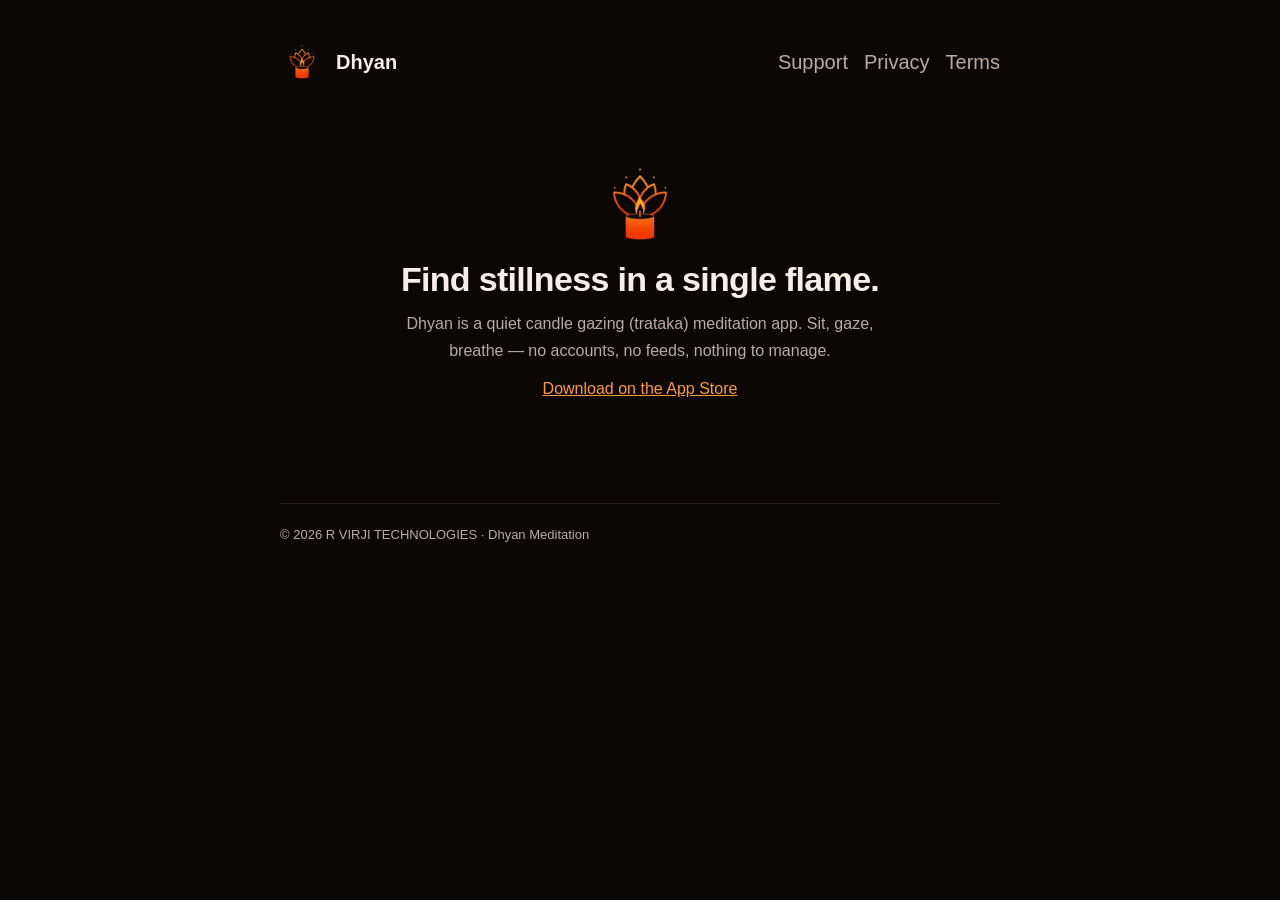
<file: index.html>
<!doctype html><html lang="en"><head><meta charset="utf-8"><meta name="viewport" content="width=device-width,initial-scale=1"><title>Candle gazing meditation · Dhyan Meditation</title><meta name="description" content="Dhyan is a calm candle gazing (trataka) meditation app for iPhone and iPad."><link rel="stylesheet" href="assets/style.css"><link rel="icon" href="assets/logo.png"></head><body><div class="wrap"><header><img src="assets/logo.png" alt=""><a href="./">Dhyan</a><nav><a href="support/">Support</a><a href="privacy-policy/">Privacy</a><a href="terms/">Terms</a></nav></header>
<section class="hero"><img src="assets/logo.png" alt="Dhyan logo"><h1>Find stillness in a single flame.</h1><p>Dhyan is a quiet candle gazing (trataka) meditation app. Sit, gaze, breathe — no accounts, no feeds, nothing to manage.</p><p><a href="https://apps.apple.com/app/id6475724854">Download on the App Store</a></p></section>
<footer>© 2026 R VIRJI TECHNOLOGIES · Dhyan Meditation</footer></div></body></html>
</file>
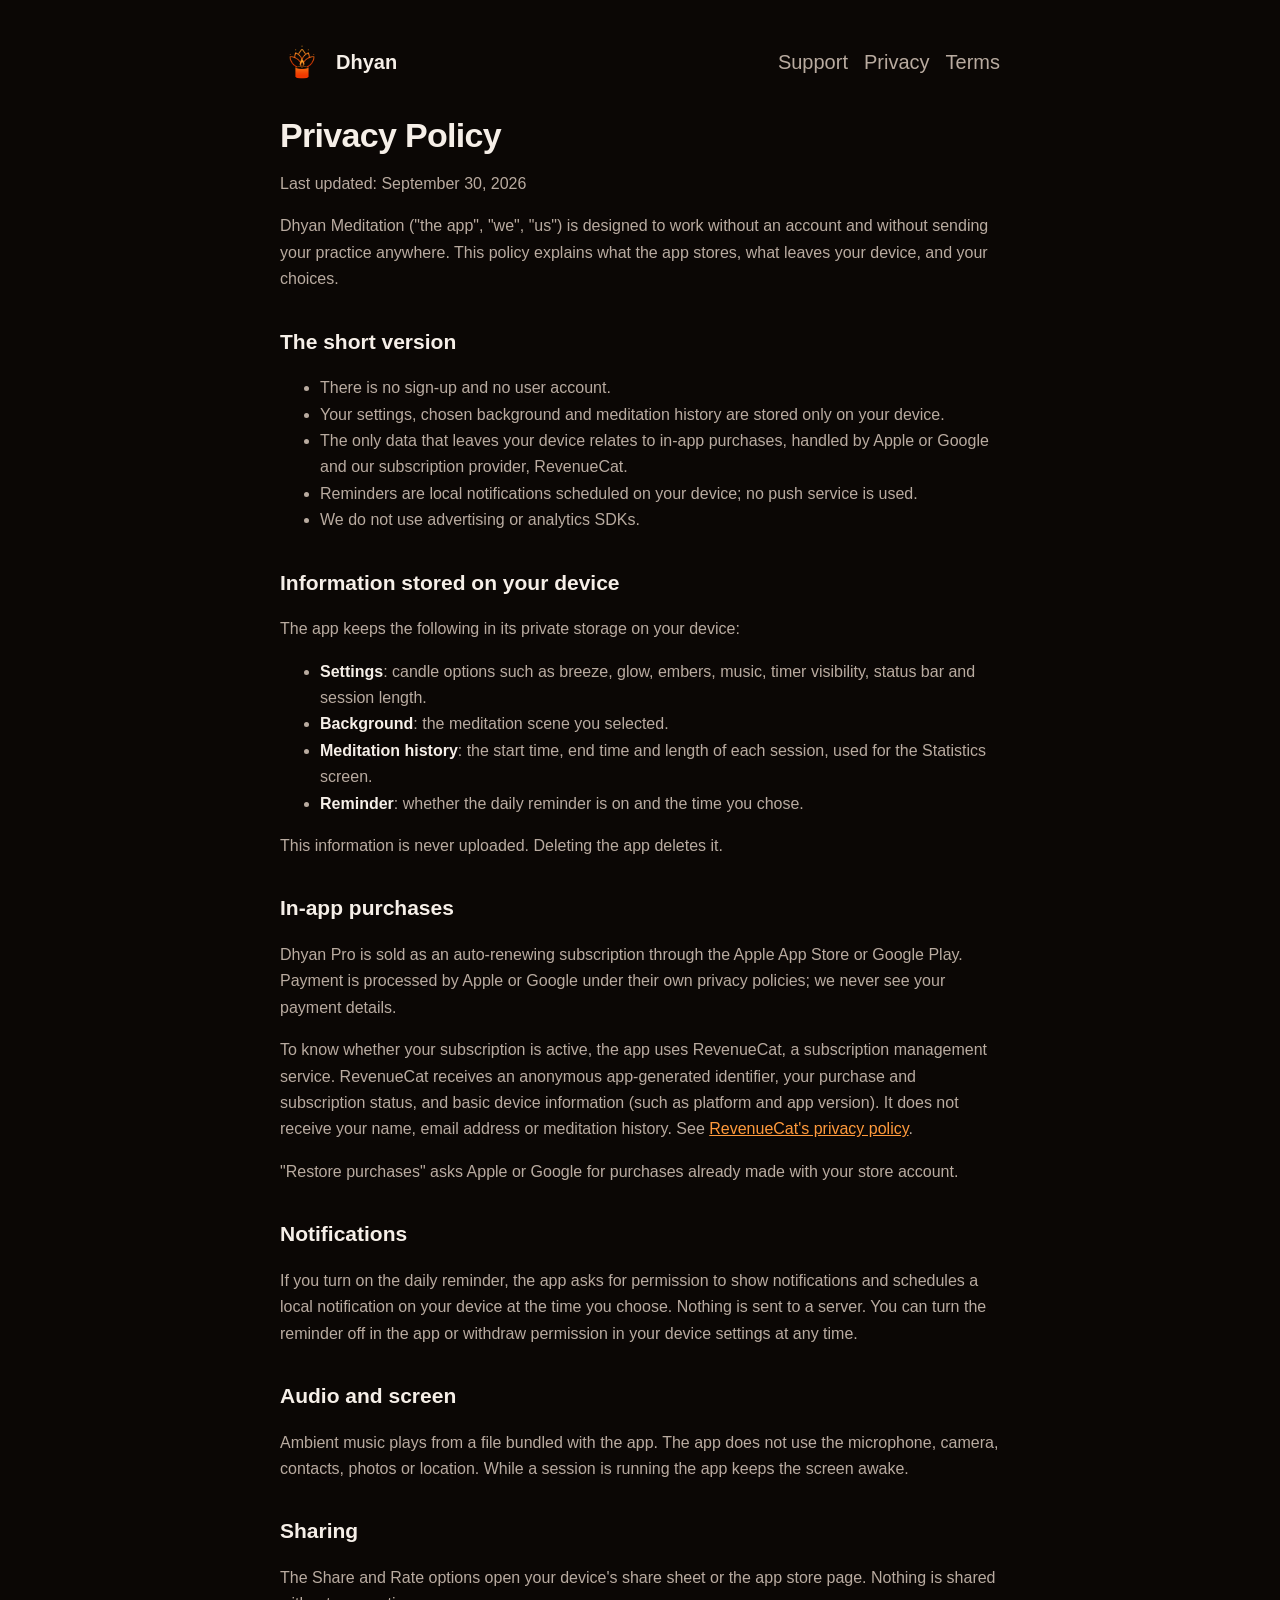
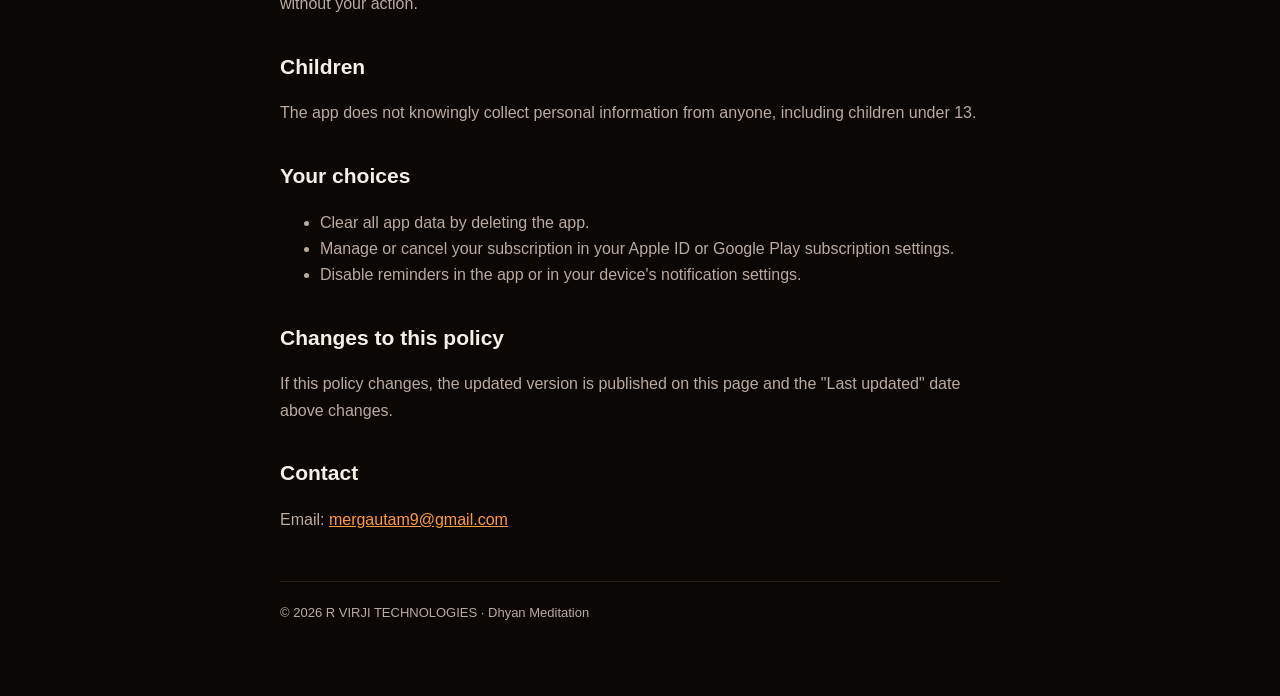
<file: privacy-policy/index.html>
<!doctype html><html lang="en"><head><meta charset="utf-8"><meta name="viewport" content="width=device-width,initial-scale=1"><title>Privacy Policy · Dhyan Meditation</title><meta name="description" content="How Dhyan Meditation handles your data."><link rel="stylesheet" href="../assets/style.css"><link rel="icon" href="../assets/logo.png"></head><body><div class="wrap"><header><img src="../assets/logo.png" alt=""><a href="../">Dhyan</a><nav><a href="../support/">Support</a><a href="../privacy-policy/">Privacy</a><a href="../terms/">Terms</a></nav></header>
<h1>Privacy Policy</h1><p>Last updated: September 30, 2026</p>
<p>Dhyan Meditation ("the app", "we", "us") is designed to work without an account and without sending your practice anywhere. This policy explains what the app stores, what leaves your device, and your choices.</p>
<h2>The short version</h2><ul><li>There is no sign-up and no user account.</li><li>Your settings, chosen background and meditation history are stored only on your device.</li><li>The only data that leaves your device relates to in-app purchases, handled by Apple or Google and our subscription provider, RevenueCat.</li><li>Reminders are local notifications scheduled on your device; no push service is used.</li><li>We do not use advertising or analytics SDKs.</li></ul>
<h2>Information stored on your device</h2><p>The app keeps the following in its private storage on your device:</p><ul><li><strong>Settings</strong>: candle options such as breeze, glow, embers, music, timer visibility, status bar and session length.</li><li><strong>Background</strong>: the meditation scene you selected.</li><li><strong>Meditation history</strong>: the start time, end time and length of each session, used for the Statistics screen.</li><li><strong>Reminder</strong>: whether the daily reminder is on and the time you chose.</li></ul><p>This information is never uploaded. Deleting the app deletes it.</p>
<h2>In-app purchases</h2><p>Dhyan Pro is sold as an auto-renewing subscription through the Apple App Store or Google Play. Payment is processed by Apple or Google under their own privacy policies; we never see your payment details.</p><p>To know whether your subscription is active, the app uses RevenueCat, a subscription management service. RevenueCat receives an anonymous app-generated identifier, your purchase and subscription status, and basic device information (such as platform and app version). It does not receive your name, email address or meditation history. See <a href="https://www.revenuecat.com/privacy">RevenueCat's privacy policy</a>.</p><p>"Restore purchases" asks Apple or Google for purchases already made with your store account.</p>
<h2>Notifications</h2><p>If you turn on the daily reminder, the app asks for permission to show notifications and schedules a local notification on your device at the time you choose. Nothing is sent to a server. You can turn the reminder off in the app or withdraw permission in your device settings at any time.</p>
<h2>Audio and screen</h2><p>Ambient music plays from a file bundled with the app. The app does not use the microphone, camera, contacts, photos or location. While a session is running the app keeps the screen awake.</p>
<h2>Sharing</h2><p>The Share and Rate options open your device's share sheet or the app store page. Nothing is shared without your action.</p>
<h2>Children</h2><p>The app does not knowingly collect personal information from anyone, including children under 13.</p>
<h2>Your choices</h2><ul><li>Clear all app data by deleting the app.</li><li>Manage or cancel your subscription in your Apple ID or Google Play subscription settings.</li><li>Disable reminders in the app or in your device's notification settings.</li></ul>
<h2>Changes to this policy</h2><p>If this policy changes, the updated version is published on this page and the "Last updated" date above changes.</p>
<h2>Contact</h2><p>Email: <a href="mailto:mergautam9@gmail.com">mergautam9@gmail.com</a></p>
<footer>© 2026 R VIRJI TECHNOLOGIES · Dhyan Meditation</footer></div></body></html>
</file>
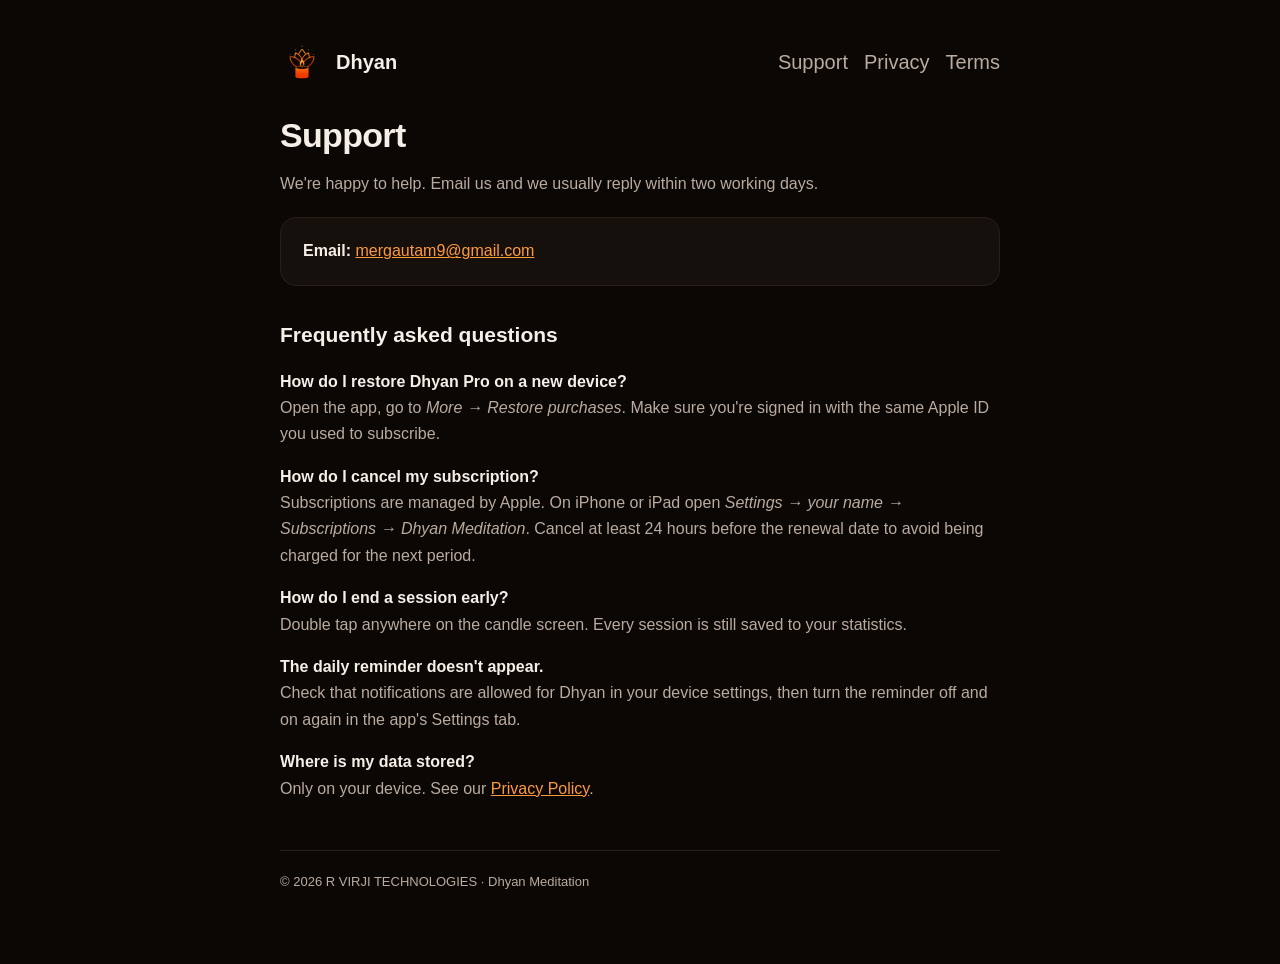
<file: support/index.html>
<!doctype html><html lang="en"><head><meta charset="utf-8"><meta name="viewport" content="width=device-width,initial-scale=1"><title>Support · Dhyan Meditation</title><meta name="description" content="Get help with Dhyan Meditation."><link rel="stylesheet" href="../assets/style.css"><link rel="icon" href="../assets/logo.png"></head><body><div class="wrap"><header><img src="../assets/logo.png" alt=""><a href="../">Dhyan</a><nav><a href="../support/">Support</a><a href="../privacy-policy/">Privacy</a><a href="../terms/">Terms</a></nav></header>
<h1>Support</h1><p>We're happy to help. Email us and we usually reply within two working days.</p>
<div class="card"><strong>Email:</strong> <a href="mailto:mergautam9@gmail.com?subject=Dhyan%20Meditation%20support">mergautam9@gmail.com</a></div>
<h2>Frequently asked questions</h2>
<p><strong>How do I restore Dhyan Pro on a new device?</strong><br>Open the app, go to <em>More → Restore purchases</em>. Make sure you're signed in with the same Apple ID you used to subscribe.</p>
<p><strong>How do I cancel my subscription?</strong><br>Subscriptions are managed by Apple. On iPhone or iPad open <em>Settings → your name → Subscriptions → Dhyan Meditation</em>. Cancel at least 24 hours before the renewal date to avoid being charged for the next period.</p>
<p><strong>How do I end a session early?</strong><br>Double tap anywhere on the candle screen. Every session is still saved to your statistics.</p>
<p><strong>The daily reminder doesn't appear.</strong><br>Check that notifications are allowed for Dhyan in your device settings, then turn the reminder off and on again in the app's Settings tab.</p>
<p><strong>Where is my data stored?</strong><br>Only on your device. See our <a href="../privacy-policy/">Privacy Policy</a>.</p>
<footer>© 2026 R VIRJI TECHNOLOGIES · Dhyan Meditation</footer></div></body></html>
</file>
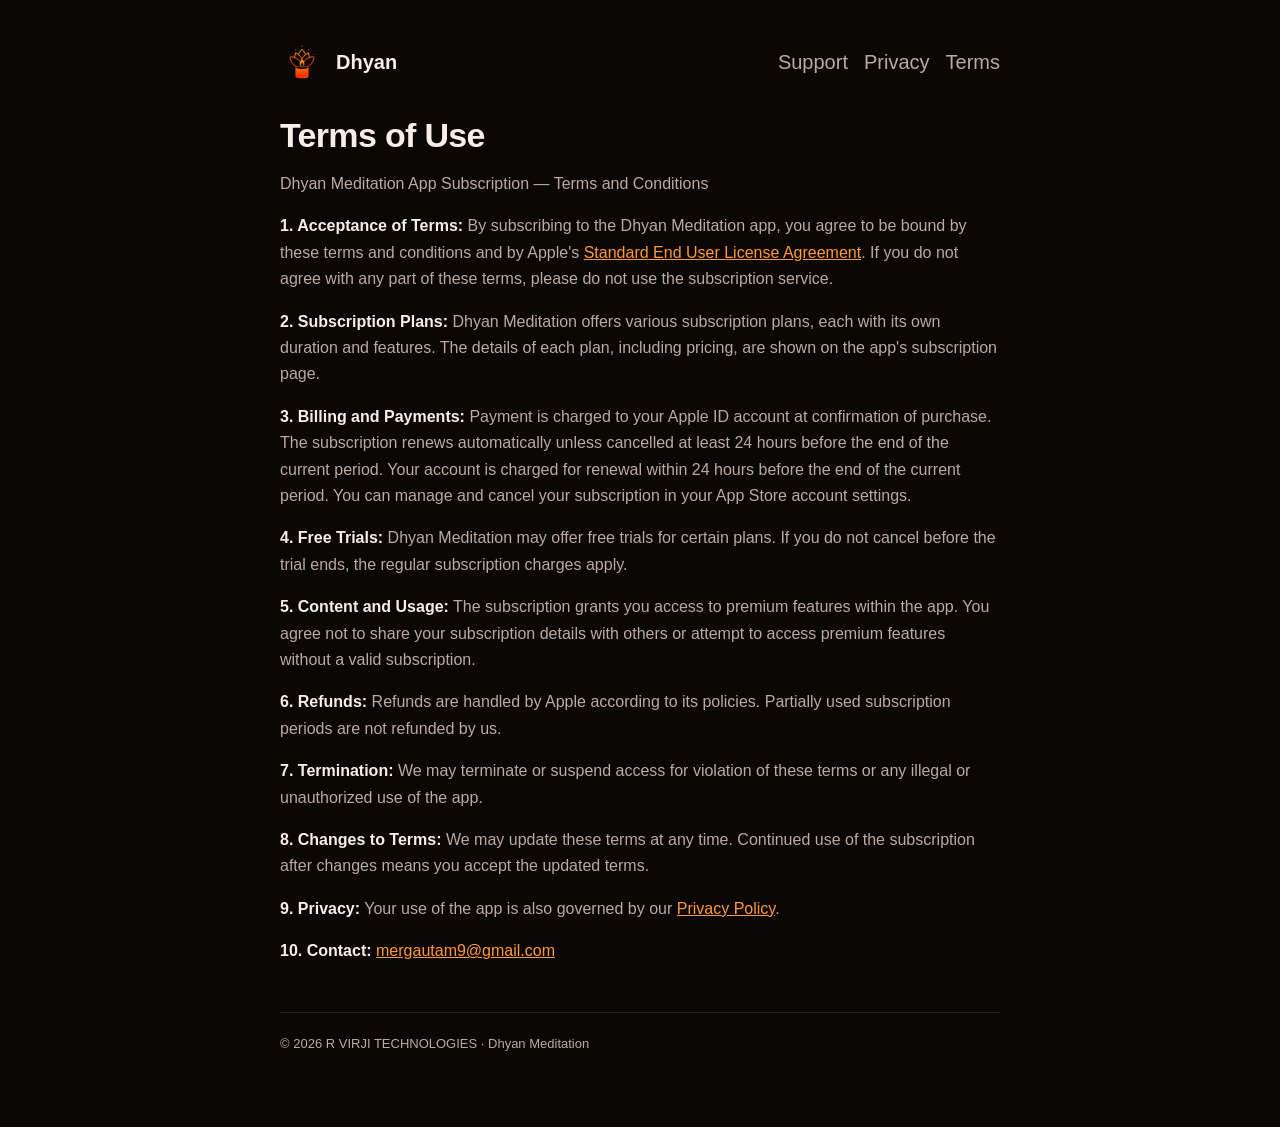
<file: terms/index.html>
<!doctype html><html lang="en"><head><meta charset="utf-8"><meta name="viewport" content="width=device-width,initial-scale=1"><title>Terms of Use · Dhyan Meditation</title><meta name="description" content="Dhyan Meditation subscription terms."><link rel="stylesheet" href="../assets/style.css"><link rel="icon" href="../assets/logo.png"></head><body><div class="wrap"><header><img src="../assets/logo.png" alt=""><a href="../">Dhyan</a><nav><a href="../support/">Support</a><a href="../privacy-policy/">Privacy</a><a href="../terms/">Terms</a></nav></header>
<h1>Terms of Use</h1><p>Dhyan Meditation App Subscription — Terms and Conditions</p>
<p><strong>1. Acceptance of Terms:</strong> By subscribing to the Dhyan Meditation app, you agree to be bound by these terms and conditions and by Apple's <a href="https://www.apple.com/legal/internet-services/itunes/dev/stdeula/">Standard End User License Agreement</a>. If you do not agree with any part of these terms, please do not use the subscription service.</p>
<p><strong>2. Subscription Plans:</strong> Dhyan Meditation offers various subscription plans, each with its own duration and features. The details of each plan, including pricing, are shown on the app's subscription page.</p>
<p><strong>3. Billing and Payments:</strong> Payment is charged to your Apple ID account at confirmation of purchase. The subscription renews automatically unless cancelled at least 24 hours before the end of the current period. Your account is charged for renewal within 24 hours before the end of the current period. You can manage and cancel your subscription in your App Store account settings.</p>
<p><strong>4. Free Trials:</strong> Dhyan Meditation may offer free trials for certain plans. If you do not cancel before the trial ends, the regular subscription charges apply.</p>
<p><strong>5. Content and Usage:</strong> The subscription grants you access to premium features within the app. You agree not to share your subscription details with others or attempt to access premium features without a valid subscription.</p>
<p><strong>6. Refunds:</strong> Refunds are handled by Apple according to its policies. Partially used subscription periods are not refunded by us.</p>
<p><strong>7. Termination:</strong> We may terminate or suspend access for violation of these terms or any illegal or unauthorized use of the app.</p>
<p><strong>8. Changes to Terms:</strong> We may update these terms at any time. Continued use of the subscription after changes means you accept the updated terms.</p>
<p><strong>9. Privacy:</strong> Your use of the app is also governed by our <a href="../privacy-policy/">Privacy Policy</a>.</p>
<p><strong>10. Contact:</strong> <a href="mailto:mergautam9@gmail.com">mergautam9@gmail.com</a></p>
<footer>© 2026 R VIRJI TECHNOLOGIES · Dhyan Meditation</footer></div></body></html>
</file>
<file: assets/style.css>
:root{--bg:#0b0705;--card:#16100c;--fg:#f6efe8;--muted:#b9aba0;--accent:#ff9a3c;--line:#2a1f18}
*{box-sizing:border-box}html{-webkit-text-size-adjust:100%}
body{margin:0;background:var(--bg);color:var(--fg);font:16px/1.65 -apple-system,BlinkMacSystemFont,"Segoe UI",Roboto,Helvetica,Arial,sans-serif}
.wrap{max-width:760px;margin:0 auto;padding:40px 20px 72px}
header{display:flex;align-items:center;gap:12px;margin-bottom:32px}
header img{width:44px;height:44px}header a{color:var(--fg);text-decoration:none;font-weight:700;font-size:20px}
nav{margin-left:auto;display:flex;gap:16px;font-size:14px}nav a{color:var(--muted);font-weight:500}
h1{font-size:34px;line-height:1.15;margin:0 0 8px;letter-spacing:-.02em}h2{font-size:21px;margin:32px 0 8px}
p,li{color:var(--muted)}strong{color:var(--fg)}a{color:var(--accent)}
.card{background:var(--card);border:1px solid var(--line);border-radius:16px;padding:20px 22px;margin:20px 0}
.hero{text-align:center;padding:40px 0}.hero img{width:96px}.hero p{max-width:520px;margin:12px auto}
footer{margin-top:48px;padding-top:20px;border-top:1px solid var(--line);font-size:13px;color:var(--muted)}
</file>
